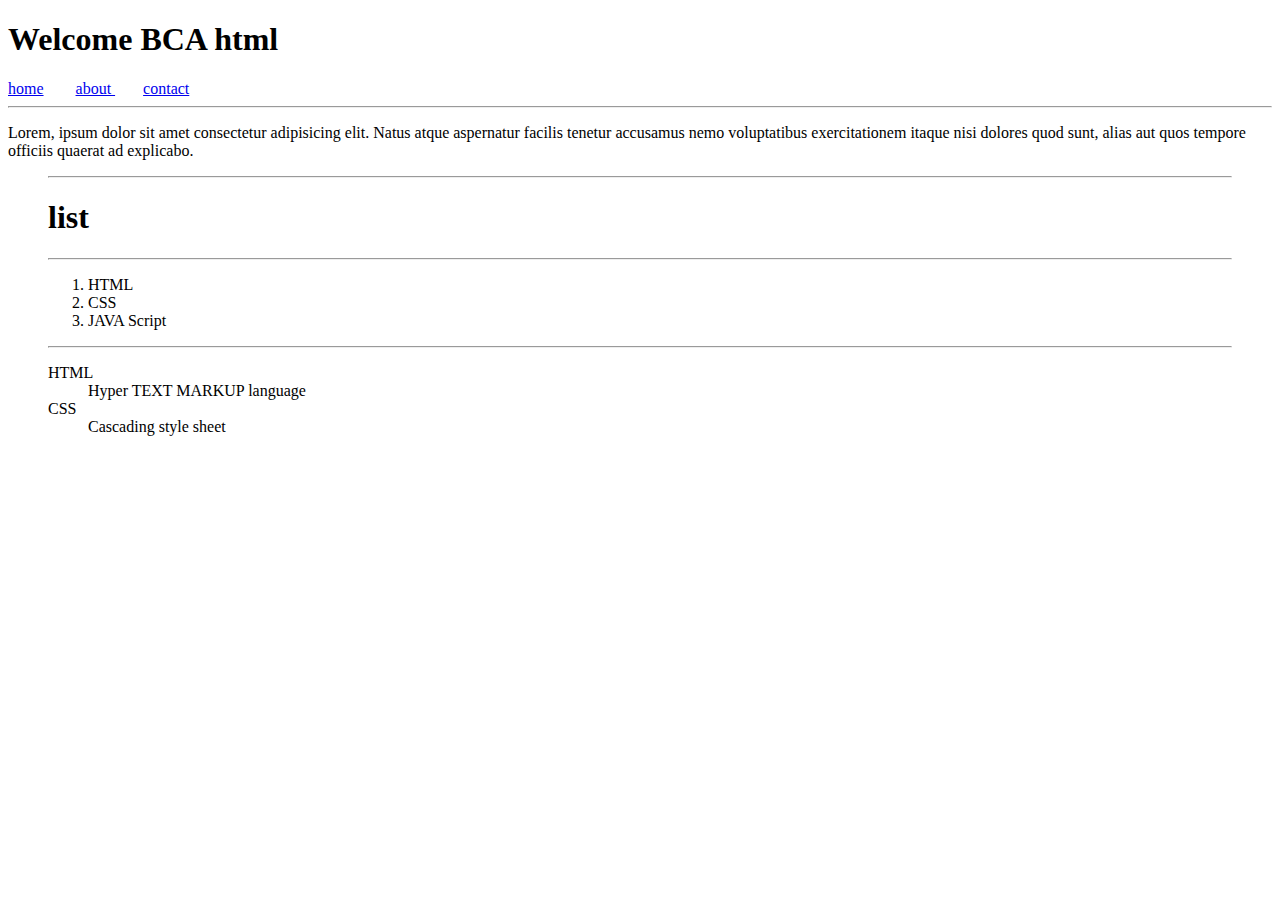
<file: index.html>
<!DOCTYPE html>
<html lang="en">
<head>
    <meta charset="UTF-8">
    <meta name="viewport" content="width=device-width, initial-scale=1.0">
    <title>BCA</title>
</head>
<body>
    <blockquote<>
    <h1>Welcome BCA html</h1>
    <a href="/">home</a> &ensp;&ensp;&ensp;
    <a href="about.html"> about </a> &ensp;&ensp;&ensp;
    <a href="contact.html"> contact</a>
    <hr>
    <p> Lorem, ipsum dolor sit amet consectetur adipisicing elit. Natus atque aspernatur facilis tenetur accusamus nemo voluptatibus exercitationem itaque nisi dolores quod sunt, alias aut quos tempore officiis quaerat ad explicabo.</p> 
    <blockquote>
        <hr>
        <h1>list</h1>
        <hr>
        <ol>
            <li>HTML</li>
            <li>CSS</li>
            <li>JAVA Script</li>
        </ol>
        <hr>
        <dl>
            <dt>HTML</dt>
            <dd>Hyper TEXT MARKUP language</dd>
            <dt>CSS</dt>
            <dd>Cascading style sheet</dd>
        </dl>
    </blockquote>
</file>
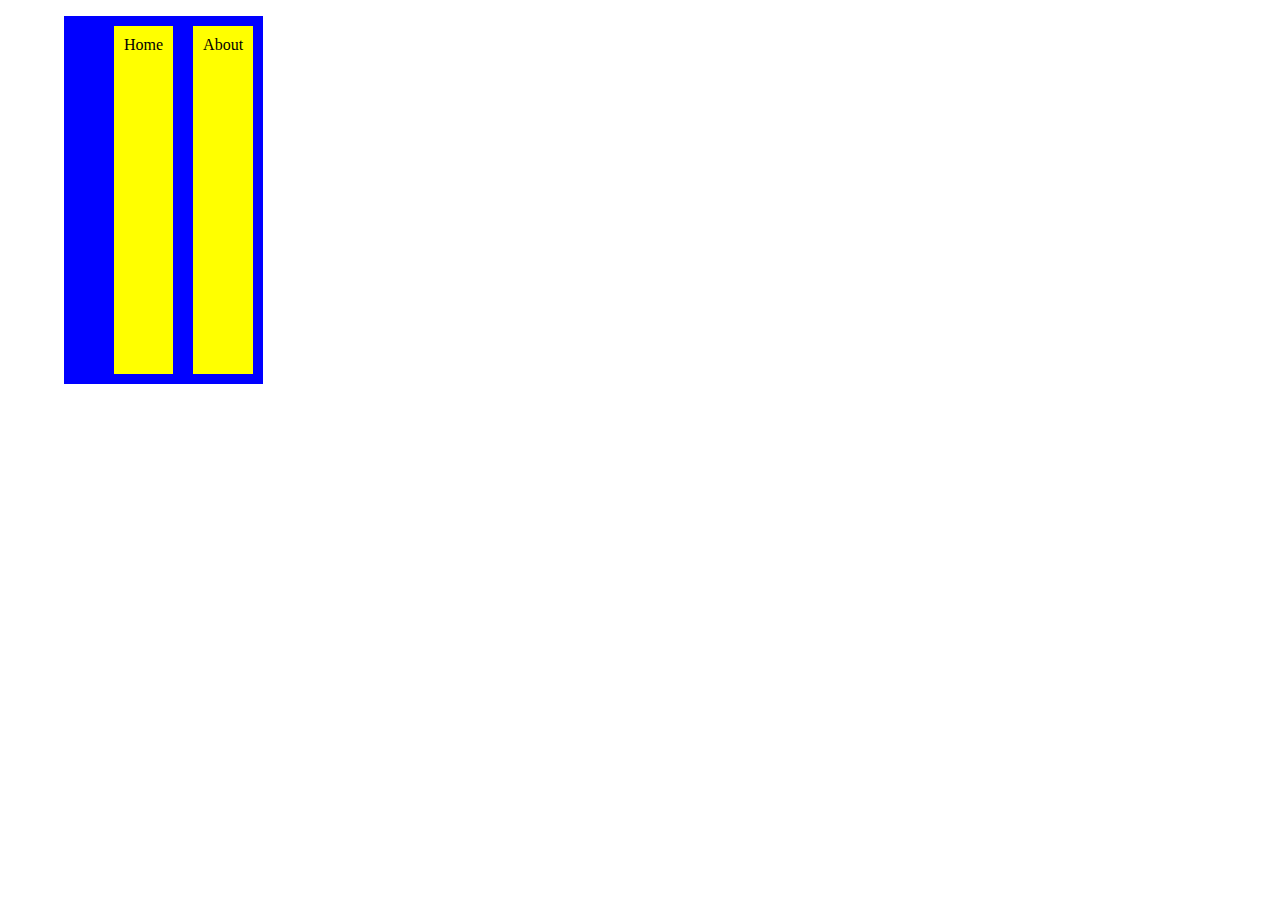
<file: index2.html>
<!DOCTYPE html>
<html lang="en">
<head>
    <meta charset="UTF-8">
    <meta name="viewport" content="width=device-width, initial-scale=1.0">
    <title>Document</title>
    <link rel="stylesheet" href="./index2.css">
</head>
<body>
    <div class="container">
        <ul>
            <li>Home</li>
            <li>About</li>
        </ul>
    </div>

    
</body>
</html>
</file>
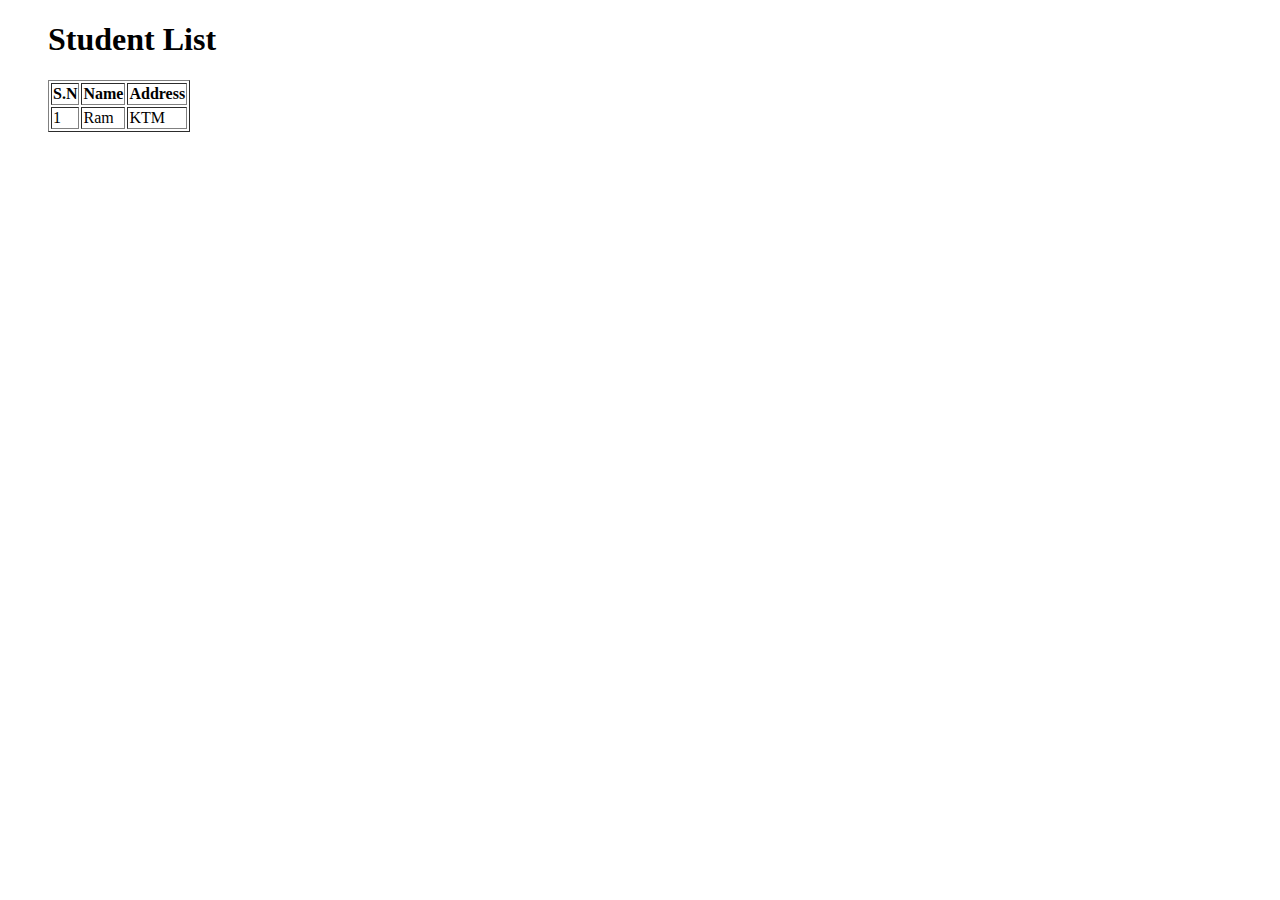
<file: table/table.html>
<!DOCTYPE html>
<html>
    <body>
        <blockquote>
            <h1>Student List</h1>
            <table border="1">
                <tr>
                    <th>S.N</th>
                    <th>Name</th>
                    <th>Address</th>
                </tr>
                <tr>
                    <td>1</td>
                    <td>Ram</td>
                    <td>KTM</td>
                </tr>
            </table>

    </blockquote>
</body>
</html>
</file>
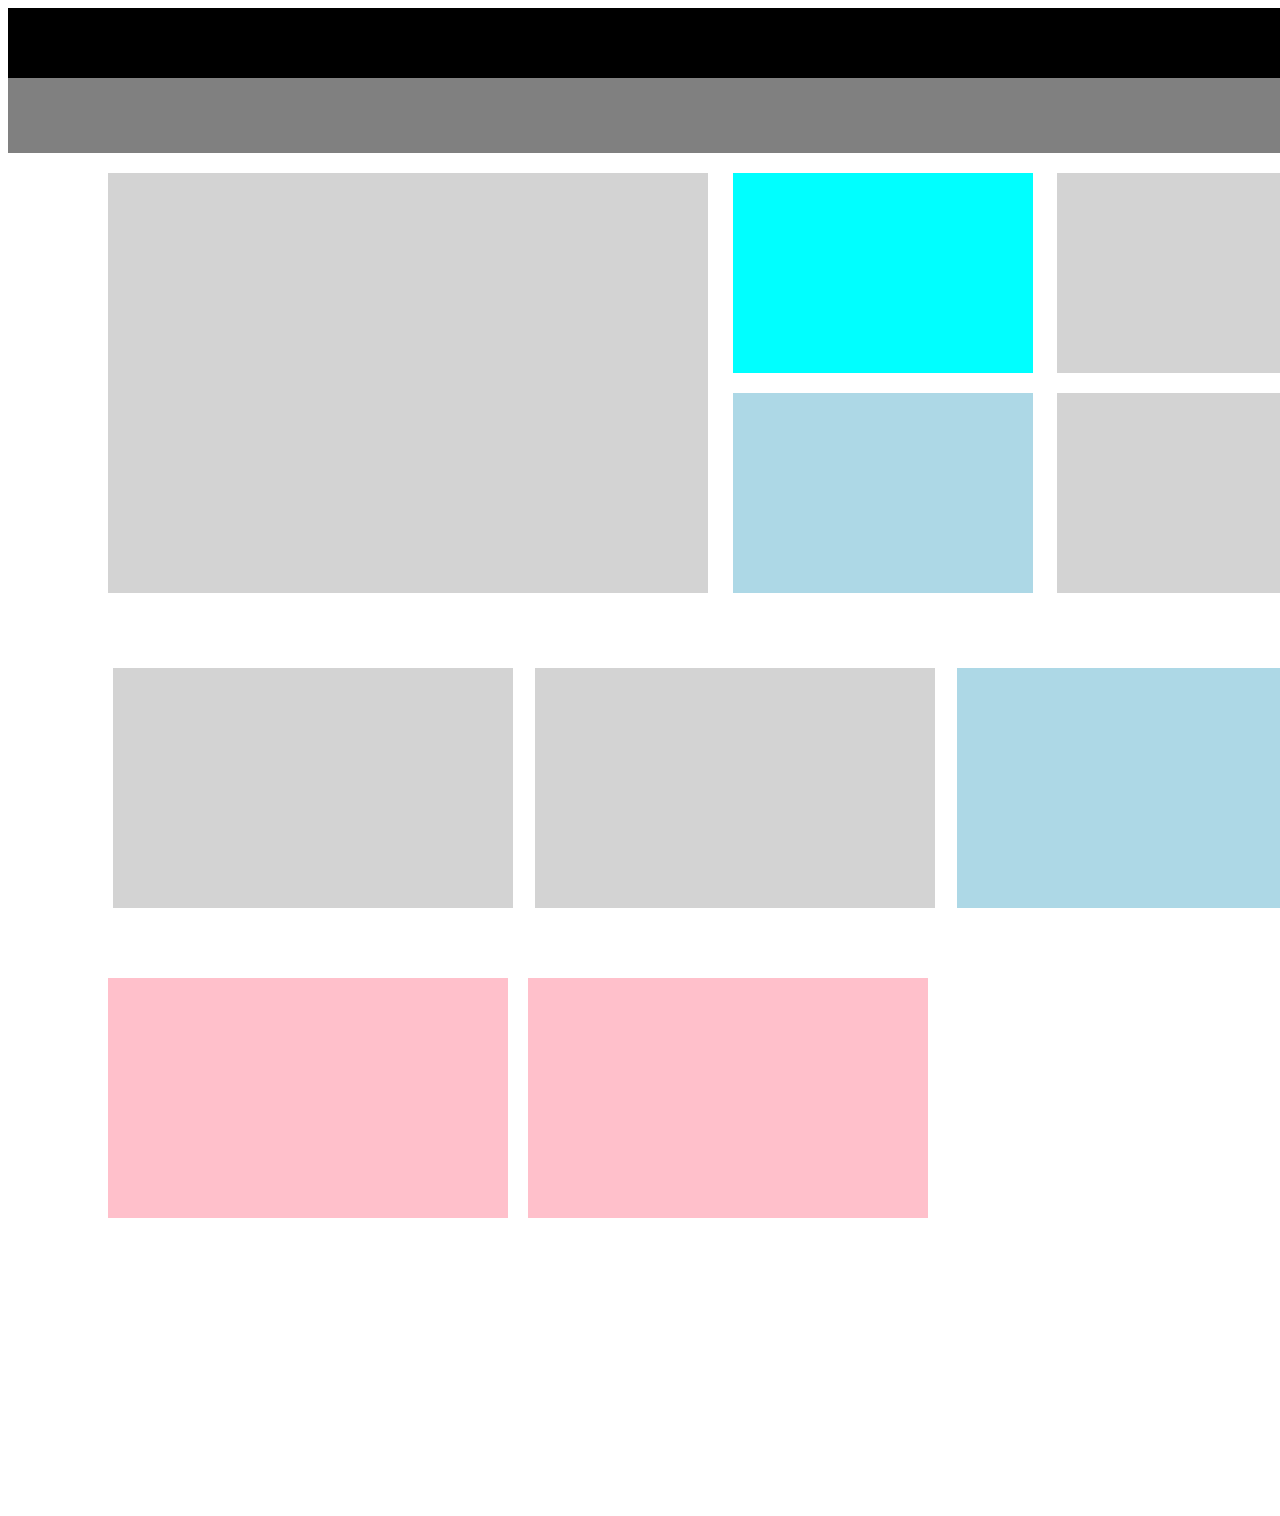
<file: table/float/bbc.html>
<!DOCTYPE html>
<html lang="en">
<head>
    <meta charset="UTF-8">
    <meta name="viewport" content="width=device-width, initial-scale=1.0">
    <title>Document</title>
</head>
<style>
    .flex-container{
        width:1449px;
        height: 1500px;
        background-color: white;
    
    
    .box{
        width:1449px;
        height:70px;
        background-color: black;
        

    }
    .box1{
        width:1449px;
        height: 75px;
        background-color: grey;
    }
    .box2{
        width: 600px;
        height: 420px;
        background-color: lightgrey;
        float:left;
        margin-top:20px;
        margin-left: 100px;
    }
    .box3{
        width: 300px;
        height: 200px;
        background-color:aqua;
        float:left;
        margin-top: 20px;
        margin-left: 25px;
    }
    .box4{
        width: 300px;
        height: 200px;
        background-color: lightgrey;
        float:right;
        margin-top: 20px;
        margin-right:100px;
    }
    .box5{
        width: 300px;
        height: 200px;
        background-color: lightgrey;
        float:right;
        margin-top:20px;
        margin-right: 100px;
    }
    .box6{
        width: 300px;
        height: 200px;
        background-color: lightblue;
        float:left;
        margin-top: 20px;
        margin-left: 25px;
    }
    .box7{
        width: 400px;
        height: 240px;
        background-color:lightblue;
        float: right;
        margin-right:100px ;
        margin-top: 75px;

    }
    .box8{
        width: 400px;
        height: 240px;
        background-color: lightgrey;
        float:right;
        margin-top: 75px;
        margin-right: 22px;
    }
    .box9{
        width: 400px;
        height: 240px;
        background-color: lightgrey;
        float:right;
        margin-top: 75px;
        margin-right: 22px;
    }  
    .box10{
        width: 400px;
        height: 240px;
        background-color: pink;
        margin-top:70px;
        margin-left: 100px;
        float: left;
    }
    .box11{
        width: 400px;
        height: 240px;
        background-color: pink;
        margin-top:70px;
        float: left;
        margin-left: 20px;
    }
}

  
    

    


</style>
<body>
    <div class="flex-container"><div class="box"></div><div class="box1"></div><div class="box2"></div><div class="box3">
    </div><div class="box4"></div><div class="box5">
    </div><div class="box6"></div><div class="box7"></div><div class="box8"></div><div class="box9"></div><div class="box10"></div><div class="box11"></div>
 </div>
     
</body>
</html>
</file>
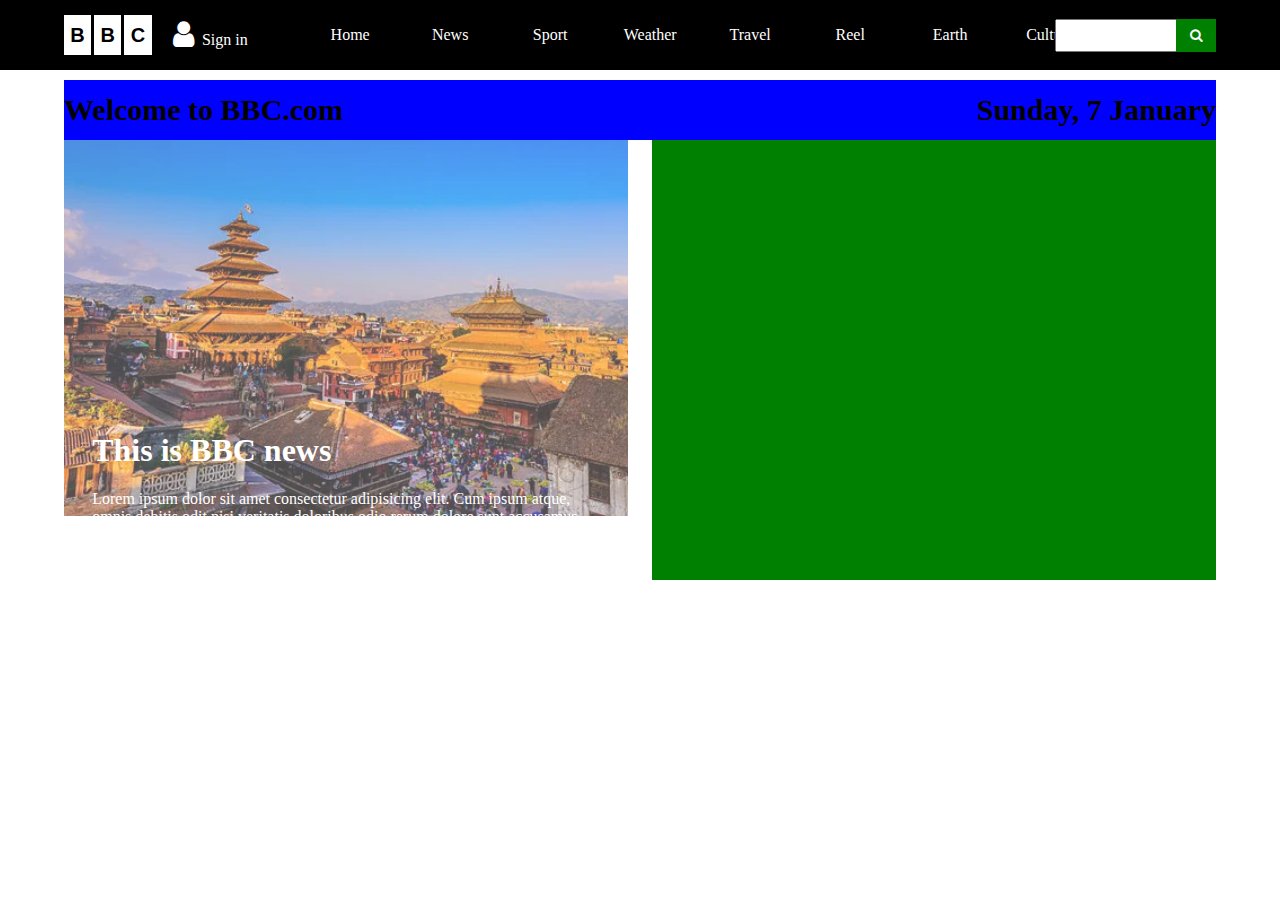
<file: table/float/copy.html>
<!DOCTYPE html>
<html lang="en">
<head>
    <meta charset="UTF-8">
    <meta name="viewport" content="width=device-width, initial-scale=1.0">
    <title>Document</title>
    <link rel="stylesheet" href="https://cdnjs.cloudflare.com/ajax/libs/font-awesome/4.7.0/css/font-awesome.min.css">
    <link rel="stylesheet" href="copy.css">
</head>
<body>
    <!--header section start-->
    <div class="bbc-header">
        <div class="container">
        <div class="bbc-header-container">
            <div class="logo">
            <div class="logo-text">
            <div class="btext">B</div>
            <div class="btext">B</div>
            <div class="btext">C</div>
            </div>
            <div class="account">
            <i class="fa fa-user"></i>
            <span>Sign in</span>
            </div>
            </div>
            <div class="menu">
          <ul>
         <li><a href="">Home</a></li>
         <li><a href="">News</a></li>
         <li><a href="">Sport</a></li>
         <li><a href="">Weather</a></li> 
         <li><a href="">Travel</a></li>
         <li><a href="">Reel</a></li>
         <li><a href="">Earth</a></li>
         <li><a href="">Culture</a>
        </li>
        
             <li><a href=""><i class="fa fa-list" ></i></a>
             </li>
          </ul>
         </div>
            <div class="search">
                <div class="sleft">
                    <input type="text">
                </div>
                <div class="sright">
                    <button>
                        <i class=" fa fa-search"></i>
                    </button>
                </div>
            </div>
        </div>
        </div>
    </div>
    <!--header section end-->    
    <!---------- News BAnner section start----------------------->
<div class="container">
    <div class="banner-section">
        <div class="banner-title">
            <h1>Welcome to BBC.com</h1>
            <h1>Sunday, 7 January</h1>
        </div>
        <div class="banner-container">
            <div class="banner-left">
                <div class="bimage">
                    <img src="./img/nepal.webp" alt="">
                    <div class="banner-discription">
                        <h1>This is BBC news</h1>
                        <p>
                            Lorem ipsum dolor sit amet consectetur adipisicing elit. Cum ipsum atque, omnis debitis odit nisi veritatis doloribus odio rerum dolore sunt accusamus, ducimus obcaecati sapiente error molestiae unde cupiditate! Amet?
                        </p>
                    </div>
                </div>
            </div>
            <div class="banner-right"></div>

        </div>
    </div>
</div>


    <!-------------- News Banner Section End  ---------------->
</body>
</html>
</file>
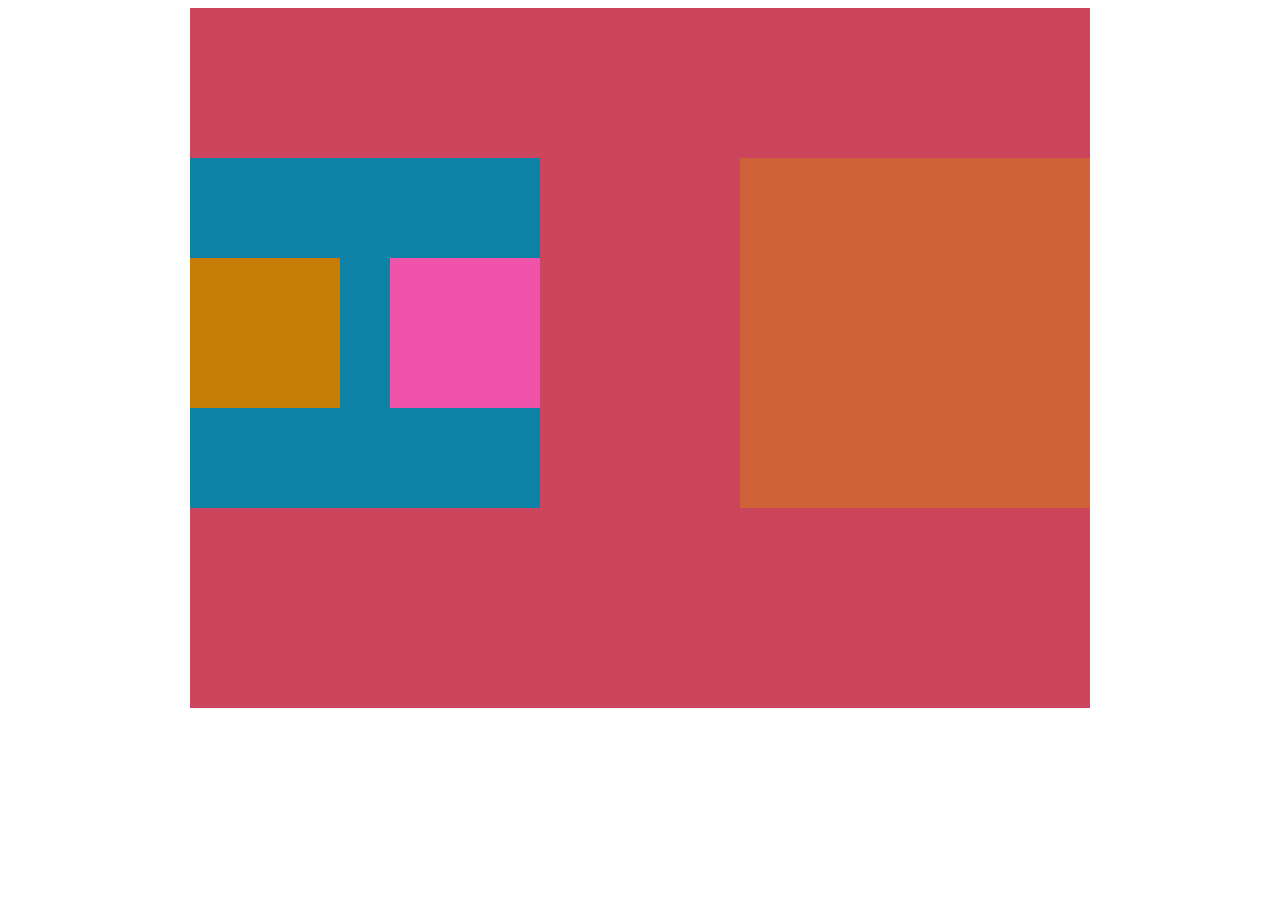
<file: table/float/demo.html>
<!DOCTYPE html>
<html lang="en">
<head>
    <meta charset="UTF-8">
    <meta name="viewport" content="width=device-width, initial-scale=1.0">
    <title>Document</title>
    <link rel="stylesheet" href="table/float/demo1.css">
</head>
<body>
    <div class="saluni">
        <div class="salu">
            <div class="box"></div>
            <div class="box0"></div>
        </div>
        <div class="box1"></div>
    </div>
    
</body>
</html>
</file>
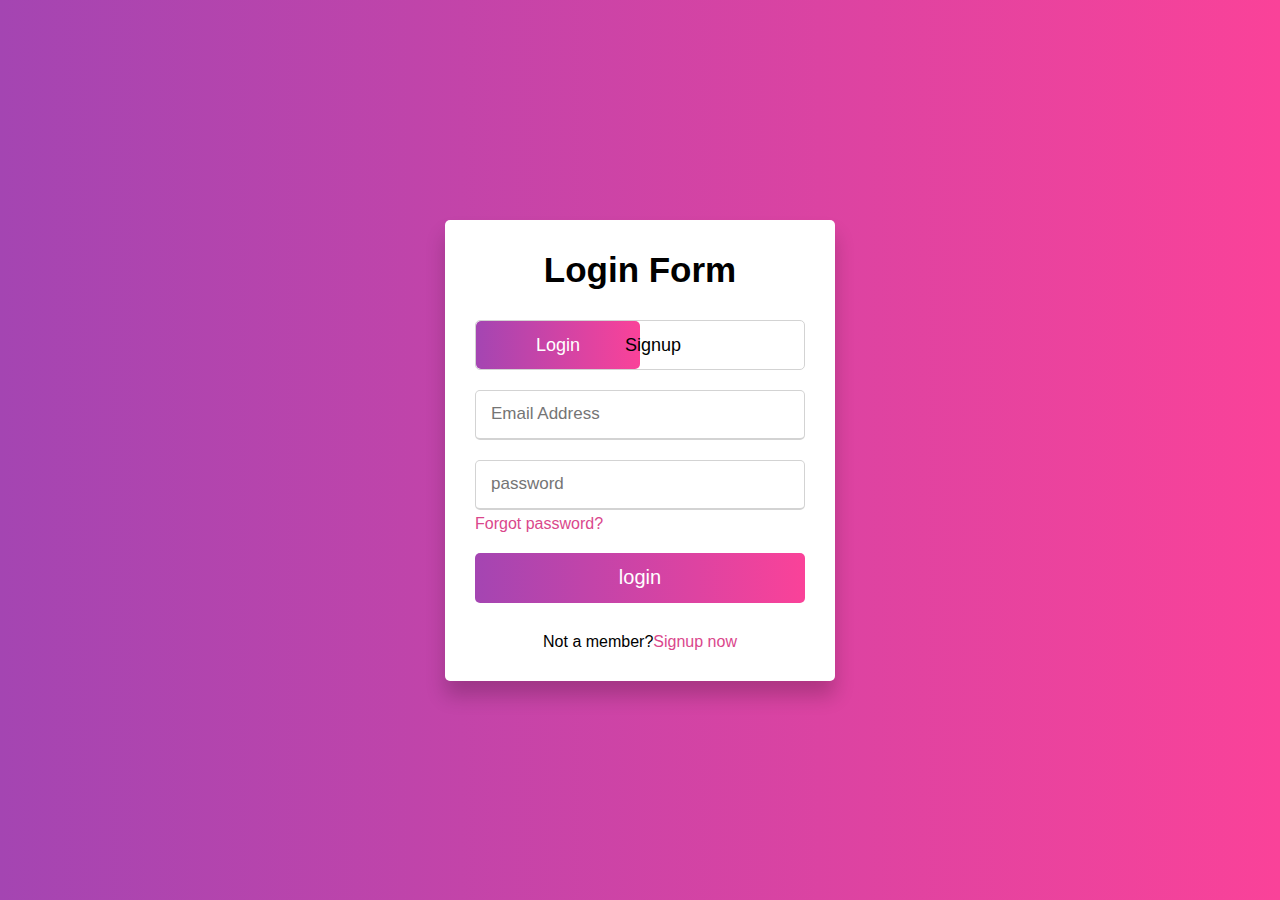
<file: table/float/login.html>
<!DOCTYPE html>
<html lang="en">
<head>
    <meta charset="UTF-8">
    <meta name="viewport" content="width=device-width, initial-scale=1.0">
    <title>Document</title>
    <link rel="stylesheet" href="table/float/login.css">
</head>
<body>

    <div class="wrapper">
        <div class="title-text">
            <div class="title login">Login Form</div>
            <div class="title Signup">Signup Form</div>
            <div class="slide-tab"></div>
        </div>
  
        <div class="form-container">
            <div class="side-control">
                <input type="radio" name="slider" id="login" checked>
                <input type="radio" name="slider" id="signup">
                <label for="login" class="side login">Login</label>
                <label for="signup" class="side signup">Signup</label>
            </div>
            <div class="form-inner">
                <form action="#" class="login">
                    <div class="field">
                        <input type="text" placeholder="Email Address">
                    </div>
                    <div class="field">
                        <input type="password" placeholder="password">
                    </div>
                    <div class="pass-link"><a href="#">Forgot password?</a></div>
                    <div class="field">
                        <input type="submit" value="login">
                    </div>
                    <div class="signup-link">Not a member?<a href="#">Signup now</a> </div>
                </form>

            </div>
        </div>
    </div>
</body>
</html>
</file>
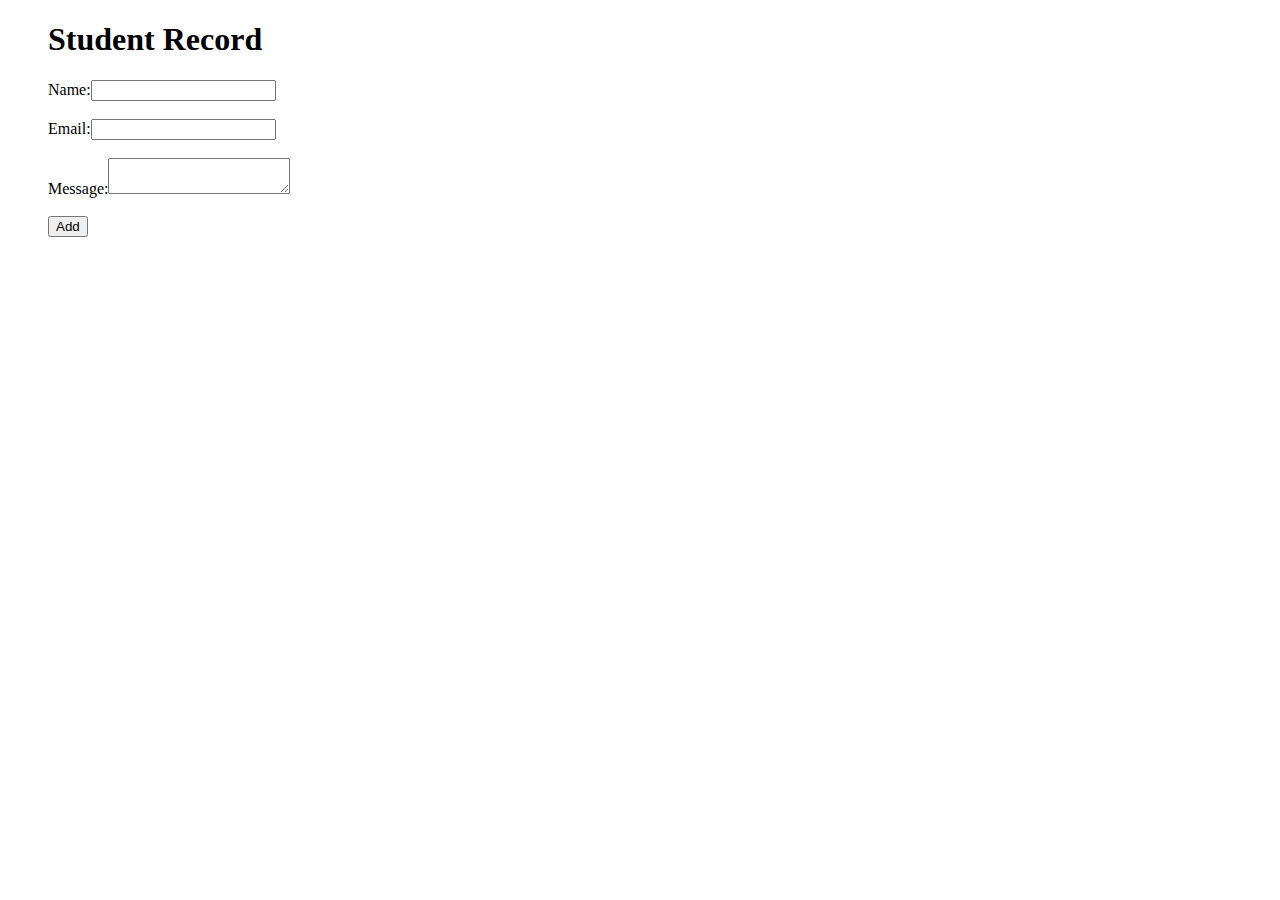
<file: table/form/form.html>
<!DOCTYPE html>
<html lang="en">
<head>
    <meta charset="UTF-8">
    <meta name="viewport" content="width=device-width, initial-scale=1.0">
    <title>Document</title>
</head>
<body>
    <blockquote>
        <h1>Student Record</h1>
        <form>
            Name:<input type="text"> <br><br>
            Email:<input type="email"> <br><br>
            Message:<textarea></textarea> <br><br>
            <button>Add</button>
            

        </form>
    </blockquote>
    
</body>
</html>
</file>
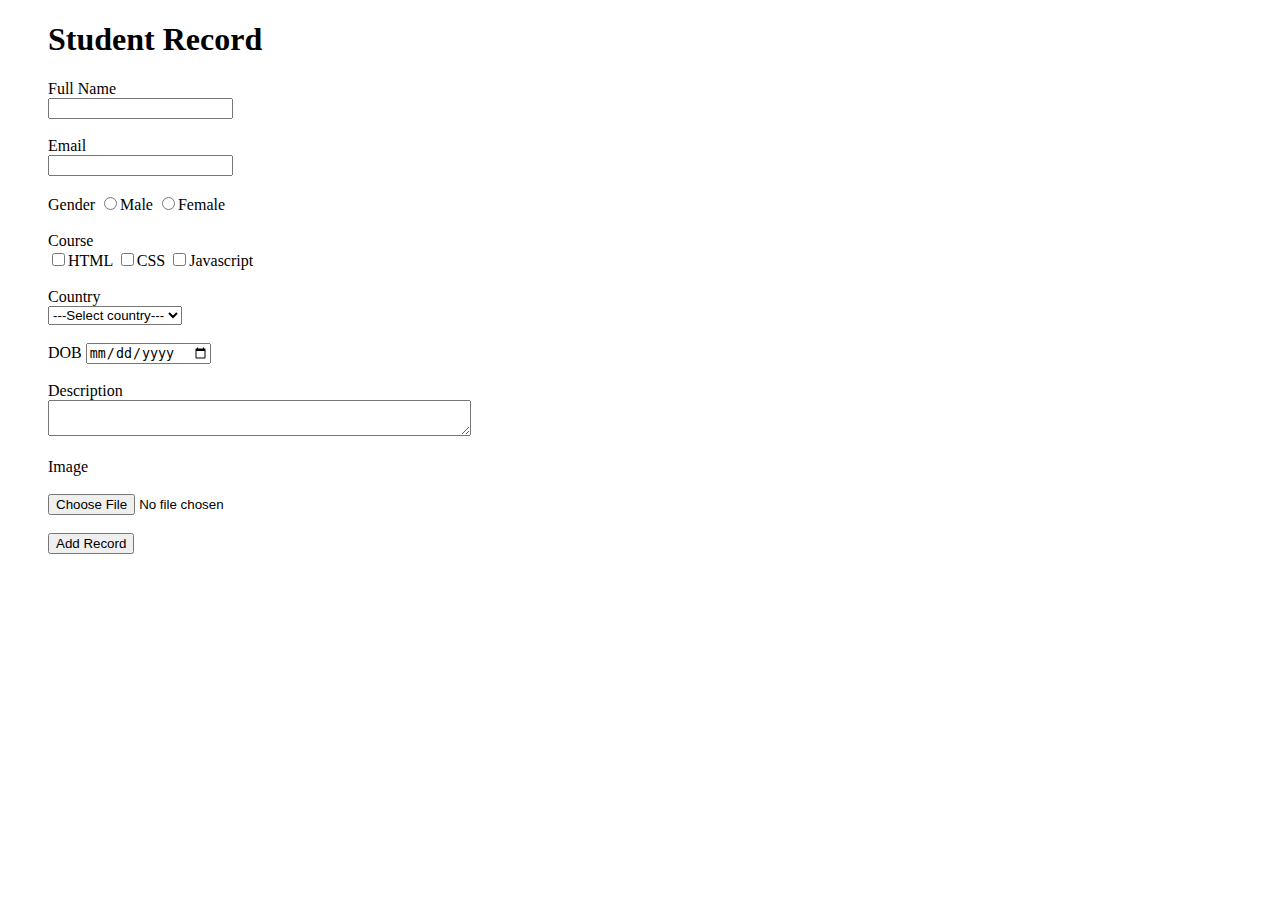
<file: table/form/newform.html>
<!DOCTYPE html>
<html lang="en">
<head>
    <meta charset="UTF-8">
    <meta name="viewport" content="width=device-width, initial-scale=1.0">
    <title>Document</title>
</head>
<body>
    <blockquote>
        <h1>Student Record</h1>
        <form>
            <label for="name">Full Name</label> <br>
            <input type="text" name="username" id="name"> <br><br>
            <label for="email">Email</label> <br>
            <input type="email" name="email" id="email"><br><br>
            <label>Gender</label>
            <label><input type="radio" name="gender" id="gender">Male</label>
            <label><input type="radio" name="gender" id="gender">Female</label><br><br>
            <label>Course</label><br>
            <label><input type="checkbox">HTML</label>
            <label><input type="checkbox">CSS</label>
            <label><input type="checkbox">Javascript</label><br><br>
            <label for="Country">Country</label><br>
            <select id="country">
                <option selected>---Select country---</option>
                <option value="Nepal">Nepal</option>
                <option value="India">India</option>
                <option value="China">China</option>
            </select><br><br>
            <label for="dob">DOB</label>
            <input type="date" id="dob"><br><br>
            <label for="description">Description</label><br>
            <textarea id="description" rows="s" cols="50"></textarea> <br><br>
            <label for="image">Image</label><br><br>
            <input type="file" id="image"> <br><br>
            <button>Add Record</button>

        </form>
    </blockquote>
</body>
</html>
</file>
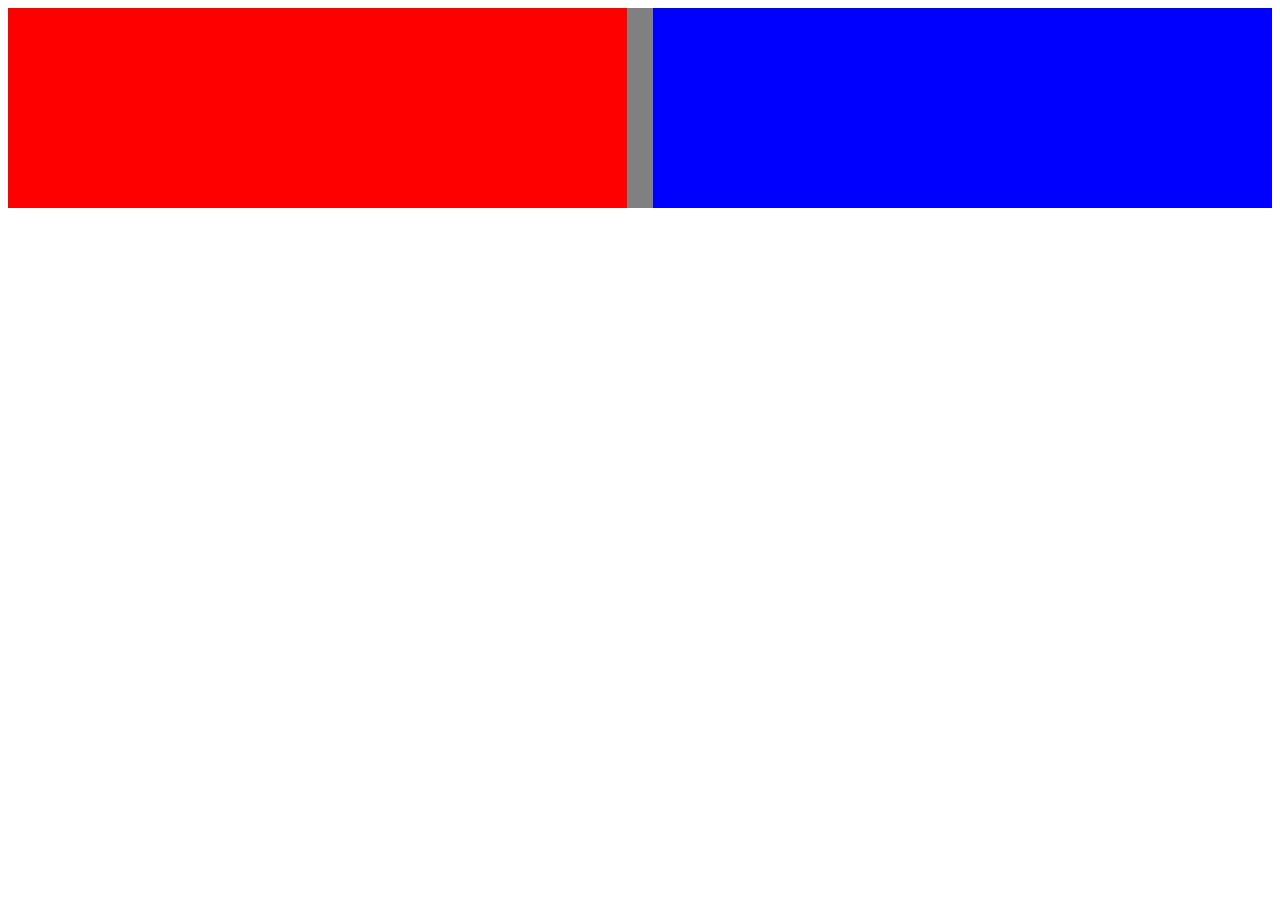
<file: table/table/training.html>
<!DOCTYPE html>
<html lang="en">
<head>
    <meta charset="UTF-8">
    <meta name="viewport" content="width=device-width, initial-scale=1.0">
    <title>Document</title>
    <link rel="stylesheet" href="table/training.css">
</head>
<body>
    <div class="container">
        <div class="left"></div>
        <div class="right"></div>
    </div>
</body>
</html>
</file>
<file: index2.css>
body {
  margin: 0;
  padding: 0;
}

.container {
  width: 90%;
  margin: auto;
  background: white;
  height: 400px;
  display: flex;
  justify-content: space-between;
}

ul {
  background: blue;
  display: flex;
  list-style: none;
}
ul li {
  padding: 10px;
  margin: 10px;
  background: yellow;
}/*# sourceMappingURL=index2.css.map */
</file>
<file: table/float/copy.css>
body{
    margin: 0;
    padding: 0;
    top: 0;
 }
 /* Header section*/
 .container{
     width: 90%;
     margin: auto;
 }
  
 .bbc-header{
     width: 100%;
     height: 70px;
     background-color: black;
     color:#fff;
 }
 .bbc-header-container{
     width: 100%;
     height: 70px;
     display: flex;
     justify-content: space-between;
     align-items: center;
 }
 .logo{
  width: 19%;
  height: 40px;
  display: flex;
  justify-content: space-between;
 }
 .logo .logo-text{
   width: 40%;
   line-height: 40px;
   display: flex;
   justify-content:space-between;
 }
 .logo .logo-text .btext{
  width: 31%;
  background-color: white;
  color:black;
  text-align: center;
  font-family: sans-serif;
  font-size: 20px;
  font-weight: bold;
  cursor: pointer;
 
 }
 
 .logo .account{
     width: 50%;
     line-height: 40px;
     font-size: 30px;
     color: white;
     cursor: pointer;
 }
  .logo .account span{
     font-size: 16px;
  }
  .logo .account:hover{
   border-bottom: 2px solid #4040fc;
  }
 
 .menu{
     width: 64%;
     height: 40px;
 }
 .menu ul{
   margin: 0;
  padding: 0;
  display: flex;
  list-style: none;
 }
  .menu ul li{
      min-width: 100px;
      text-align: center;
      line-height: 40px;
  }
 .menu ul li a{
      text-decoration: none;
      color: white;
 }
 
 .search{
    width:14%;
    height: 40px;
    display: flex;
}
.search .sleft{
    width: 75%;
    line-height: 40px;
}
.search input{
    width: 95%;
    height: 27px;
}
.search .sright{
    width: 25%;
    line-height: 40px;
}
.search button{
    width: 100%;
    background: green;
    height: 33px;
    color: white;
    text-align: center;
    border: 1px solid green;
}
   /*header end*/
   /* <==========banner start=========> */
.banner-section{
    width:100%;
    height: 500px;
    margin-top: 10px;
}
.banner-section .banner-title{
    display: flex;
    justify-content: space-between;
    background-color: blue;
    height: 60px;
    align-items: center;

}
.banner-section .banner-title h1{
    font-size: 30px;
    margin: 0;
    padding: 0;
}
.banner-container{
    width: 100%;
    height: 440px;
    display: flex;
    justify-content: space-between;
}
.banner-container .banner-left{
    width:49%;
    height:100%;
    position: relative;
    
}
.banner-left img{
    width:100% ;
    height: 100%;
    opacity: 0.7;
}
.banner-left img:hover{
    opacity: 1;
}
.banner-left .banner-discription{
    position: absolute;
    bottom: 20px;
    color: #fff;
    width: 90%;
    left: 5%;
}
.banner-container .banner-right{
    width:49%;
    height: 100%;
    background: green;
}





   /* <==========end banner=========> */
</file>
<file: table/float/table/float/demo1.css>
.saluni{
    width: 900px;
    height: 700px;
    background: rgb(203, 70, 92);
    margin: auto;
   
}

.salu{
    width:350px;
    height: 350px;
    background: rgb(14, 129, 167);
     display: flex;
    justify-content: space-between;
    margin-top: 150px;
    float: left;
}
   
.box{
    width: 150px;
    height: 150px;
    background: rgb(198, 125, 6);
    margin-top: 100px;
}
.box0{
    width: 150px;
    height: 150px;
    background: rgb(240, 84, 170);
    margin-top: 100px;
}
.box1{
    width: 350px;
    height: 350px;
    background: rgb(207, 99, 56);
    margin-top: 150px ;
    float: right;
   
}
</file>
<file: table/float/table/float/login.css>
*{
    margin: 0;
    padding: 0;
    box-sizing: border-box;
    font-family: 'poppins', sans-serif;
}
html,body{
    display: grid;
    height: 100%;
    width: 100%;
    place-items: center;
    background: -webkit-linear-gradient(left, #a445b2, #fa4299);
}
.wrapper{
    overflow: hidden;
    max-width: 390px;
    background: #fff;
    padding: 30px;
    border-radius: 5px;
    box-shadow: 0px 15px 20px rgb(0, 0, 0, 0.2);
}
.wrapper .title-text {
    display: flex;
    width: 200%;

}
.wrapper .title-text .title{
    width: 50%;
    font-size: 35px;
    font-weight: 600;
    text-align: center;

}
.wrapper .form-container {
    width: 100%;
}
.form-container .side-control{
    position: relative;
    display: flex;
    height: 50px;
    width: 100%;
    border-radius: 5px;
    overflow: hidden;
    margin: 30px 0 10px 0;
   
    justify-content: space-between;
    border: 1px solid lightgrey;
}
.side-control .side{
    height: 100%;
    width: 100%;
    z-index: 1;
    color: #fff ;
    font-size: 18px;
    font-weight: 500;
    text-align: center;
    line-height: 48px;
    cursor: pointer;


}
.side-control  .signup{
    
    color: #000;


}
.side-control .login{
    position: absolute;
    height: 100%;
    border-radius: 5px;
    width: 50%;
    left: 0;
    z-index: 0;
    background: -webkit-linear-gradient(left, #a445b2, #fa4299);


}
.form-container .form-inner form {
width: 100%;

}
.form-inner form .field {
   height: 50px;
   width: 100%;
   margin-top: 20px;
}
.form-inner form .field input{
    height: 100%;
    width: 100%;
    outline: none;
    padding-left: 15px;
    font-size: 17px;
    border-radius: 5px;
    border: 1px solid lightgrey;
    border-bottom-width: 2px;
    transition: all 0.4s ease;

}
.form-inner form .field input:focus{
    border-color: #fc83bb;

}
.form-inner form .pass-link {
    margin-top: 5px;
}
.form-inner form .pass-link a ,
.form-inner form .signup-link a { 
  color: #da478c;
  text-decoration: none;

}
.form-inner form .signup-link{
    text-align: center;
    margin-top: 30px;


}
.form-inner form .pass-link a:hover ,
.form-inner form .signup-link a:hover{
    text-decoration: underline;
}
form .field input[type="submit"]{
    color: #fff;
    font-size: 20px;
    font-weight: 500;
    padding-left: 0px;
    border: none;
    cursor: pointer;
    background: -webkit-linear-gradient(left, #a445b2, #fa4299);
}
</file>
<file: table/table/table/training.css>
.container{
        width: 100%;
        height: 200px;
        background: grey;
        margin: auto;
        display: flex;
        justify-content: space-between;

    }
    .left{
        width: 49%;
        height: 200px;
        background: red;
    }
    .right{
        width: 49%;
        height: 200px;
        background: blue;
    }
     @media screen and (max-width: 700px){
        .container{
            flex-direction: column;
        }
        .left{
            width: 100%;
        }
        .right{
            width: 100%;
        }
    }
</file>
